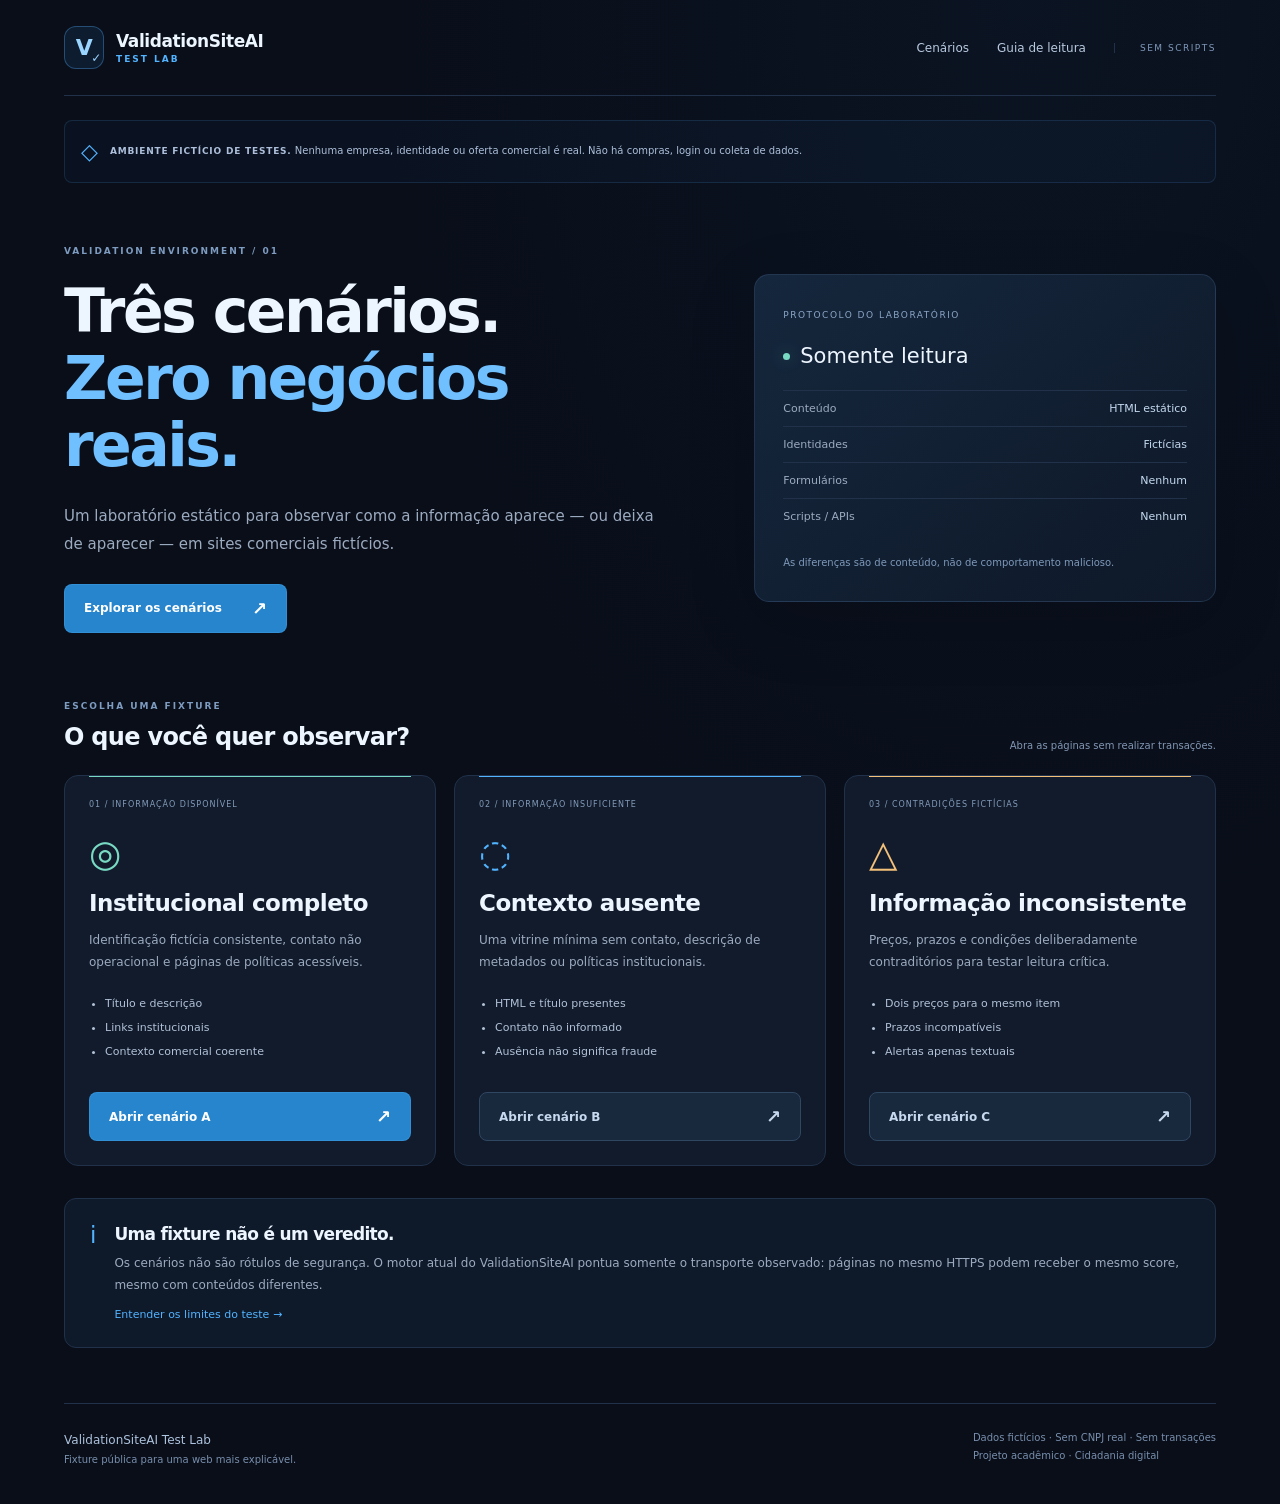
<file: index.html>
<!doctype html>
<html lang="pt-BR"><head><meta charset="utf-8"><meta name="viewport" content="width=device-width, initial-scale=1"><meta name="robots" content="noindex,nofollow"><meta name="referrer" content="no-referrer"><meta http-equiv="Content-Security-Policy" content="default-src 'none'; style-src 'self'; img-src 'self'; script-src 'none'; connect-src 'none'; form-action 'none'; base-uri 'none'; object-src 'none'"><meta name="description" content="Laboratório fictício com três cenários estáticos: institucional completo, informações insuficientes e inconsistências textuais."><title>Laboratório de sinais públicos | ValidationSiteAI Test Lab</title><link rel="stylesheet" href="styles.css"></head>
<body><a class="skip" href="#conteudo">Pular para o conteúdo</a>
<header><a class="brand" href="index.html"><span class="mark" aria-hidden="true">V<span>✓</span></span><span>ValidationSiteAI <small>TEST LAB</small></span></a><nav aria-label="Navegação do laboratório"><a href="index.html">Cenários</a><a href="guia.html">Guia de leitura</a><span class="offline-label">SEM SCRIPTS</span></nav></header>
<div class="fiction"><span aria-hidden="true">◇</span><p><strong>AMBIENTE FICTÍCIO DE TESTES.</strong> Nenhuma empresa, identidade ou oferta comercial é real. Não há compras, login ou coleta de dados.</p></div>
<main id="conteudo"><section class="hero"><div><p class="eyebrow">VALIDATION ENVIRONMENT / 01</p><h1>Três cenários.<br><span>Zero negócios reais.</span></h1><p class="lead">Um laboratório estático para observar como a informação aparece — ou deixa de aparecer — em sites comerciais fictícios.</p><a class="button" href="#cenarios">Explorar os cenários <span aria-hidden="true">↗</span></a></div><aside class="lab-panel"><span class="panel-label">PROTOCOLO DO LABORATÓRIO</span><div class="signal"><span class="signal-dot"></span><strong>Somente leitura</strong></div><dl><div><dt>Conteúdo</dt><dd>HTML estático</dd></div><div><dt>Identidades</dt><dd>Fictícias</dd></div><div><dt>Formulários</dt><dd>Nenhum</dd></div><div><dt>Scripts / APIs</dt><dd>Nenhum</dd></div></dl><p>As diferenças são de conteúdo, não de comportamento malicioso.</p></aside></section>
<section id="cenarios"><div class="section-title"><div><p class="eyebrow">ESCOLHA UMA FIXTURE</p><h2>O que você quer observar?</h2></div><span class="small-note">Abra as páginas sem realizar transações.</span></div><div class="scenario-grid">
<article class="scenario good"><span class="index">01 / INFORMAÇÃO DISPONÍVEL</span><span class="scenario-symbol" aria-hidden="true">◎</span><h3>Institucional completo</h3><p>Identificação fictícia consistente, contato não operacional e páginas de políticas acessíveis.</p><ul><li>Título e descrição</li><li>Links institucionais</li><li>Contexto comercial coerente</li></ul><a class="button" href="completo.html">Abrir cenário A <span aria-hidden="true">↗</span></a></article>
<article class="scenario neutral"><span class="index">02 / INFORMAÇÃO INSUFICIENTE</span><span class="scenario-symbol" aria-hidden="true">◌</span><h3>Contexto ausente</h3><p>Uma vitrine mínima sem contato, descrição de metadados ou políticas institucionais.</p><ul><li>HTML e título presentes</li><li>Contato não informado</li><li>Ausência não significa fraude</li></ul><a class="button outline" href="insuficiente.html">Abrir cenário B <span aria-hidden="true">↗</span></a></article>
<article class="scenario warning"><span class="index">03 / CONTRADIÇÕES FICTÍCIAS</span><span class="scenario-symbol" aria-hidden="true">△</span><h3>Informação inconsistente</h3><p>Preços, prazos e condições deliberadamente contraditórios para testar leitura crítica.</p><ul><li>Dois preços para o mesmo item</li><li>Prazos incompatíveis</li><li>Alertas apenas textuais</li></ul><a class="button outline" href="inconsistencias.html">Abrir cenário C <span aria-hidden="true">↗</span></a></article></div></section>
<section class="note"><span class="note-icon" aria-hidden="true">i</span><div><h2>Uma fixture não é um veredito.</h2><p>Os cenários não são rótulos de segurança. O motor atual do ValidationSiteAI pontua somente o transporte observado: páginas no mesmo HTTPS podem receber o mesmo score, mesmo com conteúdos diferentes.</p><a href="guia.html">Entender os limites do teste →</a></div></section></main>
<footer><p><strong>ValidationSiteAI Test Lab</strong><br>Fixture pública para uma web mais explicável.</p><p>Dados fictícios · Sem CNPJ real · Sem transações<br>Projeto acadêmico · Cidadania digital</p></footer></body></html>
</file>
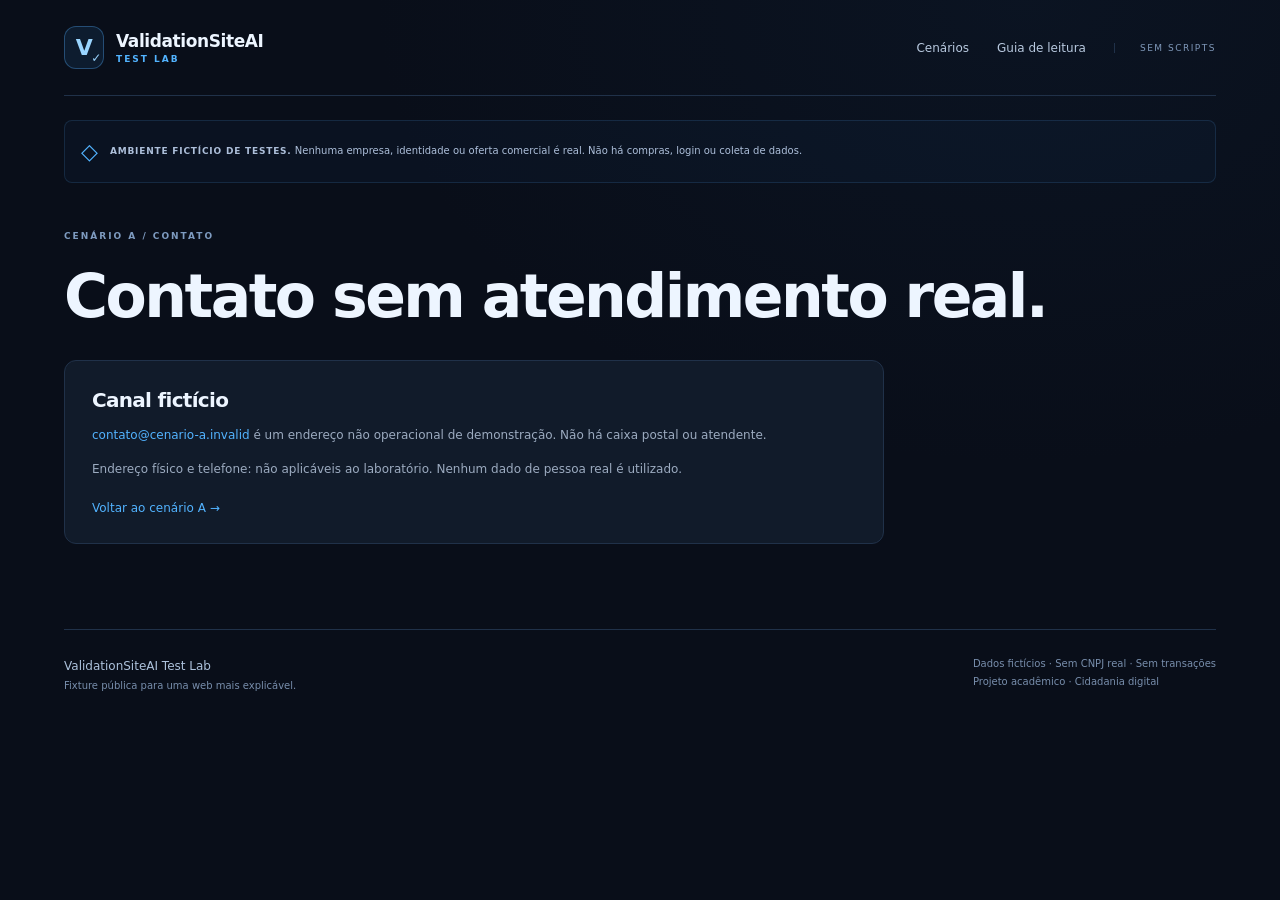
<file: a-contato.html>
<!doctype html>
<html lang="pt-BR"><head><meta charset="utf-8"><meta name="viewport" content="width=device-width, initial-scale=1"><meta name="robots" content="noindex,nofollow"><meta name="referrer" content="no-referrer"><meta http-equiv="Content-Security-Policy" content="default-src 'none'; style-src 'self'; img-src 'self'; script-src 'none'; connect-src 'none'; form-action 'none'; base-uri 'none'; object-src 'none'"><meta name="description" content="Canal de contato fictício e não operacional do cenário A."><title>Contato — cenário A | ValidationSiteAI Test Lab</title><link rel="stylesheet" href="styles.css"></head>
<body><a class="skip" href="#conteudo">Pular para o conteúdo</a>
<header><a class="brand" href="index.html"><span class="mark" aria-hidden="true">V<span>✓</span></span><span>ValidationSiteAI <small>TEST LAB</small></span></a><nav aria-label="Navegação do laboratório"><a href="index.html">Cenários</a><a href="guia.html">Guia de leitura</a><span class="offline-label">SEM SCRIPTS</span></nav></header>
<div class="fiction"><span aria-hidden="true">◇</span><p><strong>AMBIENTE FICTÍCIO DE TESTES.</strong> Nenhuma empresa, identidade ou oferta comercial é real. Não há compras, login ou coleta de dados.</p></div>
<main id="conteudo"><p class="eyebrow">CENÁRIO A / CONTATO</p><h1>Contato sem atendimento real.</h1><section class="card prose"><h2>Canal fictício</h2><p><a href="mailto:contato@cenario-a.invalid">contato@cenario-a.invalid</a> é um endereço não operacional de demonstração. Não há caixa postal ou atendente.</p><p>Endereço físico e telefone: não aplicáveis ao laboratório. Nenhum dado de pessoa real é utilizado.</p><a href="completo.html">Voltar ao cenário A →</a></section></main>
<footer><p><strong>ValidationSiteAI Test Lab</strong><br>Fixture pública para uma web mais explicável.</p><p>Dados fictícios · Sem CNPJ real · Sem transações<br>Projeto acadêmico · Cidadania digital</p></footer></body></html>
</file>
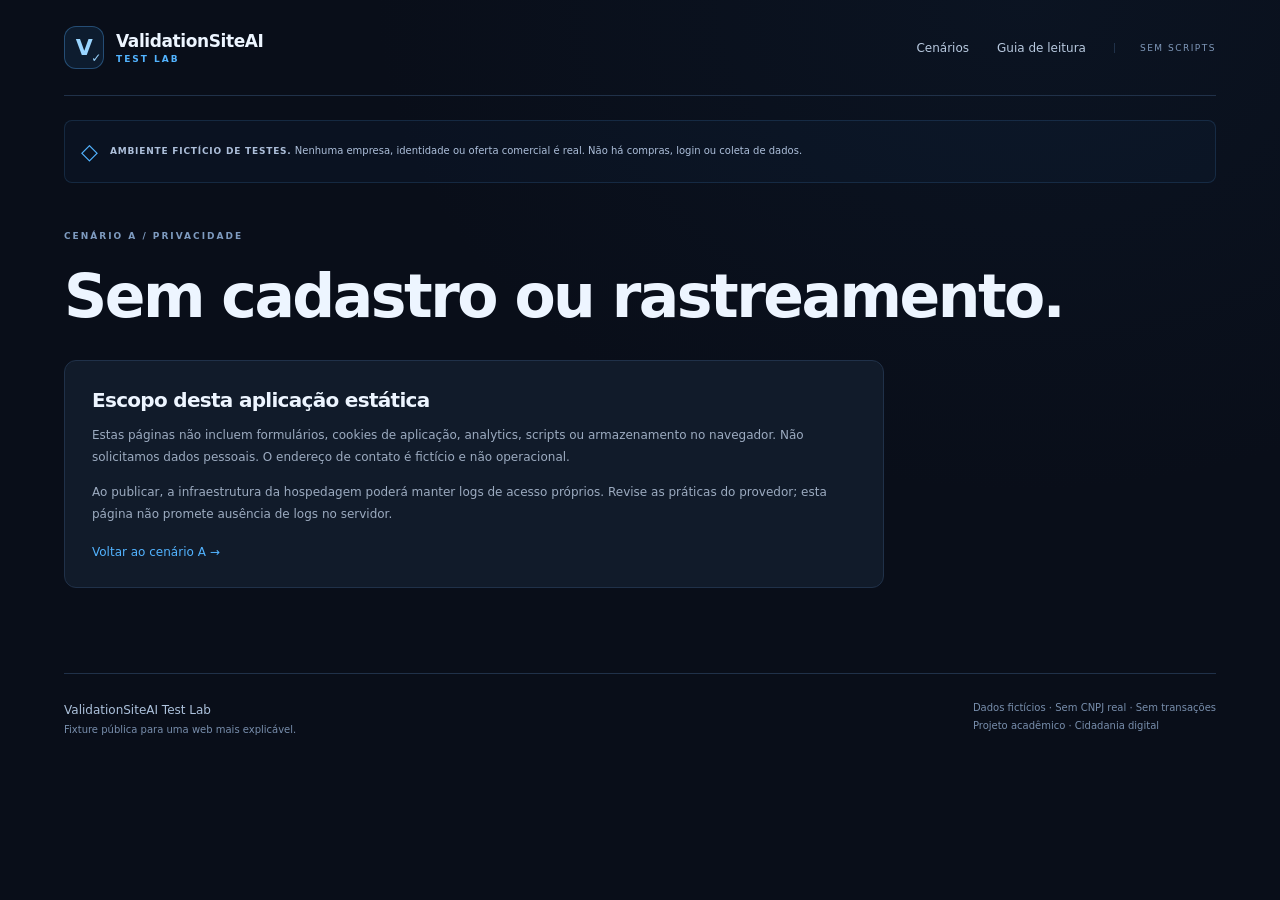
<file: a-privacidade.html>
<!doctype html>
<html lang="pt-BR"><head><meta charset="utf-8"><meta name="viewport" content="width=device-width, initial-scale=1"><meta name="robots" content="noindex,nofollow"><meta name="referrer" content="no-referrer"><meta http-equiv="Content-Security-Policy" content="default-src 'none'; style-src 'self'; img-src 'self'; script-src 'none'; connect-src 'none'; form-action 'none'; base-uri 'none'; object-src 'none'"><meta name="description" content="Informações demonstrativas sobre privacidade no cenário A, sem coleta pela aplicação."><title>Privacidade — cenário A | ValidationSiteAI Test Lab</title><link rel="stylesheet" href="styles.css"></head>
<body><a class="skip" href="#conteudo">Pular para o conteúdo</a>
<header><a class="brand" href="index.html"><span class="mark" aria-hidden="true">V<span>✓</span></span><span>ValidationSiteAI <small>TEST LAB</small></span></a><nav aria-label="Navegação do laboratório"><a href="index.html">Cenários</a><a href="guia.html">Guia de leitura</a><span class="offline-label">SEM SCRIPTS</span></nav></header>
<div class="fiction"><span aria-hidden="true">◇</span><p><strong>AMBIENTE FICTÍCIO DE TESTES.</strong> Nenhuma empresa, identidade ou oferta comercial é real. Não há compras, login ou coleta de dados.</p></div>
<main id="conteudo"><p class="eyebrow">CENÁRIO A / PRIVACIDADE</p><h1>Sem cadastro ou rastreamento.</h1><section class="card prose"><h2>Escopo desta aplicação estática</h2><p>Estas páginas não incluem formulários, cookies de aplicação, analytics, scripts ou armazenamento no navegador. Não solicitamos dados pessoais. O endereço de contato é fictício e não operacional.</p><p>Ao publicar, a infraestrutura da hospedagem poderá manter logs de acesso próprios. Revise as práticas do provedor; esta página não promete ausência de logs no servidor.</p><a href="completo.html">Voltar ao cenário A →</a></section></main>
<footer><p><strong>ValidationSiteAI Test Lab</strong><br>Fixture pública para uma web mais explicável.</p><p>Dados fictícios · Sem CNPJ real · Sem transações<br>Projeto acadêmico · Cidadania digital</p></footer></body></html>
</file>
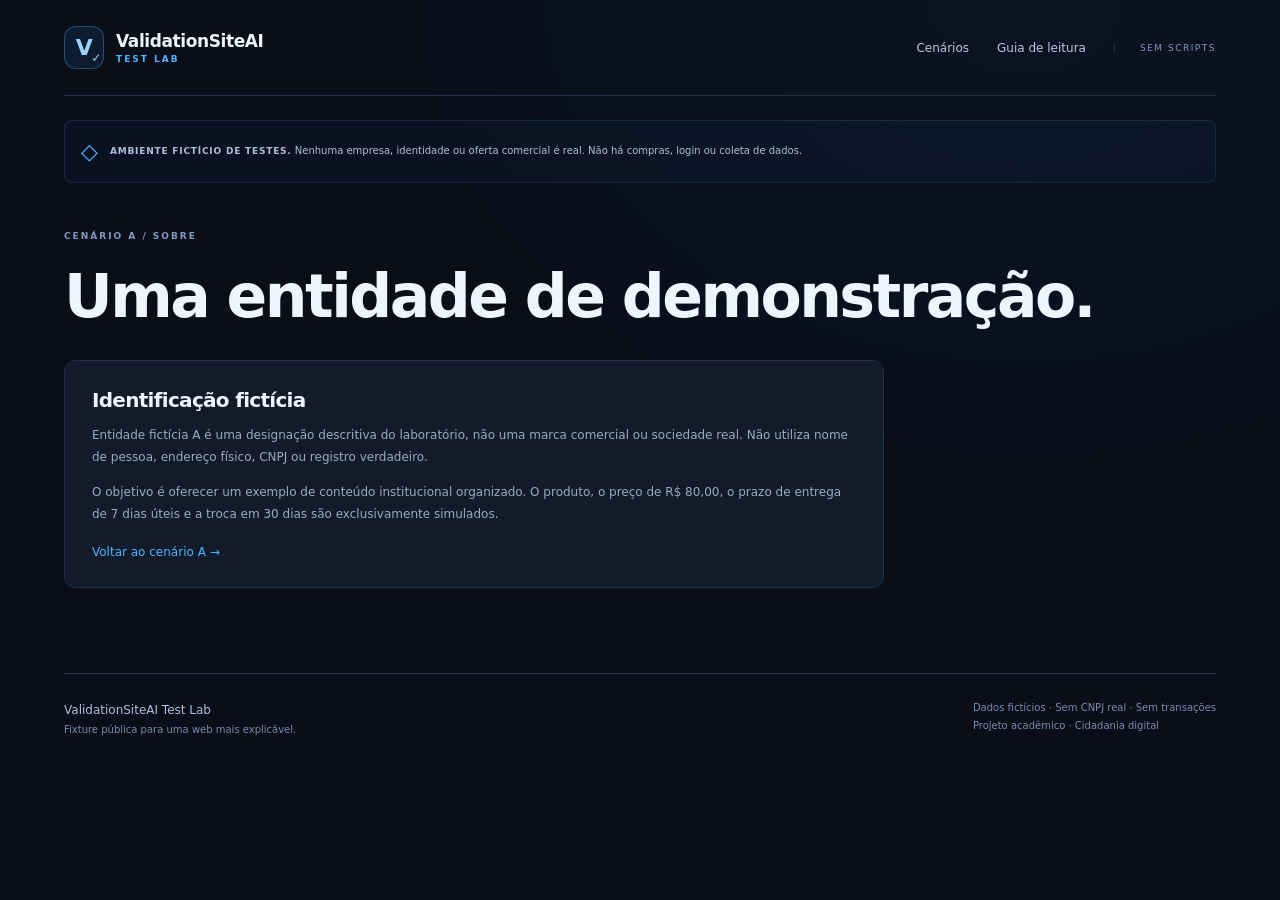
<file: a-sobre.html>
<!doctype html>
<html lang="pt-BR"><head><meta charset="utf-8"><meta name="viewport" content="width=device-width, initial-scale=1"><meta name="robots" content="noindex,nofollow"><meta name="referrer" content="no-referrer"><meta http-equiv="Content-Security-Policy" content="default-src 'none'; style-src 'self'; img-src 'self'; script-src 'none'; connect-src 'none'; form-action 'none'; base-uri 'none'; object-src 'none'"><meta name="description" content="Identificação exclusivamente fictícia do cenário A do laboratório."><title>Sobre — cenário A | ValidationSiteAI Test Lab</title><link rel="stylesheet" href="styles.css"></head>
<body><a class="skip" href="#conteudo">Pular para o conteúdo</a>
<header><a class="brand" href="index.html"><span class="mark" aria-hidden="true">V<span>✓</span></span><span>ValidationSiteAI <small>TEST LAB</small></span></a><nav aria-label="Navegação do laboratório"><a href="index.html">Cenários</a><a href="guia.html">Guia de leitura</a><span class="offline-label">SEM SCRIPTS</span></nav></header>
<div class="fiction"><span aria-hidden="true">◇</span><p><strong>AMBIENTE FICTÍCIO DE TESTES.</strong> Nenhuma empresa, identidade ou oferta comercial é real. Não há compras, login ou coleta de dados.</p></div>
<main id="conteudo"><p class="eyebrow">CENÁRIO A / SOBRE</p><h1>Uma entidade de demonstração.</h1><section class="card prose"><h2>Identificação fictícia</h2><p>Entidade fictícia A é uma designação descritiva do laboratório, não uma marca comercial ou sociedade real. Não utiliza nome de pessoa, endereço físico, CNPJ ou registro verdadeiro.</p><p>O objetivo é oferecer um exemplo de conteúdo institucional organizado. O produto, o preço de R$ 80,00, o prazo de entrega de 7 dias úteis e a troca em 30 dias são exclusivamente simulados.</p><a href="completo.html">Voltar ao cenário A →</a></section></main>
<footer><p><strong>ValidationSiteAI Test Lab</strong><br>Fixture pública para uma web mais explicável.</p><p>Dados fictícios · Sem CNPJ real · Sem transações<br>Projeto acadêmico · Cidadania digital</p></footer></body></html>
</file>
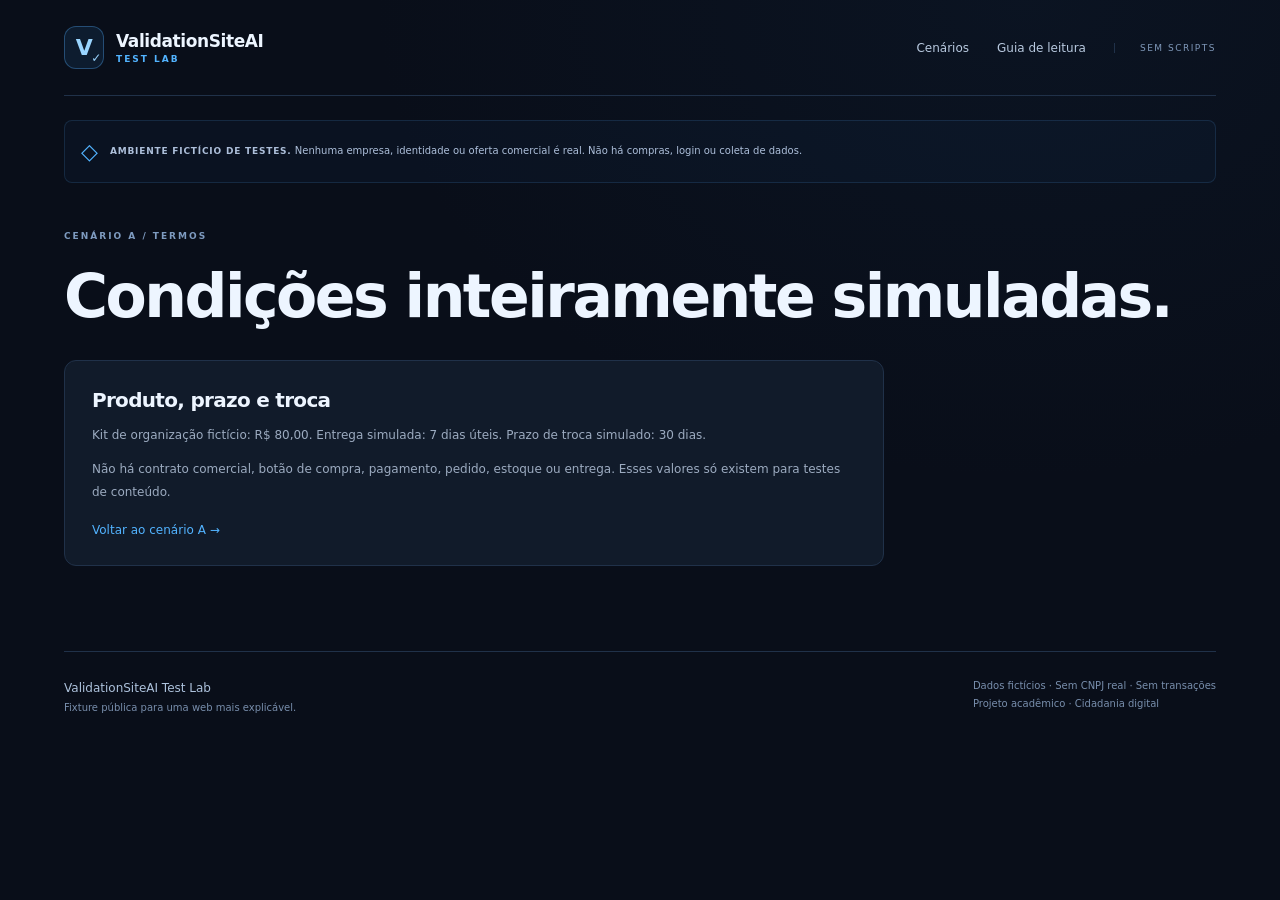
<file: a-termos.html>
<!doctype html>
<html lang="pt-BR"><head><meta charset="utf-8"><meta name="viewport" content="width=device-width, initial-scale=1"><meta name="robots" content="noindex,nofollow"><meta name="referrer" content="no-referrer"><meta http-equiv="Content-Security-Policy" content="default-src 'none'; style-src 'self'; img-src 'self'; script-src 'none'; connect-src 'none'; form-action 'none'; base-uri 'none'; object-src 'none'"><meta name="description" content="Termos fictícios consistentes com o cenário A: sem comércio real."><title>Termos — cenário A | ValidationSiteAI Test Lab</title><link rel="stylesheet" href="styles.css"></head>
<body><a class="skip" href="#conteudo">Pular para o conteúdo</a>
<header><a class="brand" href="index.html"><span class="mark" aria-hidden="true">V<span>✓</span></span><span>ValidationSiteAI <small>TEST LAB</small></span></a><nav aria-label="Navegação do laboratório"><a href="index.html">Cenários</a><a href="guia.html">Guia de leitura</a><span class="offline-label">SEM SCRIPTS</span></nav></header>
<div class="fiction"><span aria-hidden="true">◇</span><p><strong>AMBIENTE FICTÍCIO DE TESTES.</strong> Nenhuma empresa, identidade ou oferta comercial é real. Não há compras, login ou coleta de dados.</p></div>
<main id="conteudo"><p class="eyebrow">CENÁRIO A / TERMOS</p><h1>Condições inteiramente simuladas.</h1><section class="card prose"><h2>Produto, prazo e troca</h2><p>Kit de organização fictício: R$ 80,00. Entrega simulada: 7 dias úteis. Prazo de troca simulado: 30 dias.</p><p>Não há contrato comercial, botão de compra, pagamento, pedido, estoque ou entrega. Esses valores só existem para testes de conteúdo.</p><a href="completo.html">Voltar ao cenário A →</a></section></main>
<footer><p><strong>ValidationSiteAI Test Lab</strong><br>Fixture pública para uma web mais explicável.</p><p>Dados fictícios · Sem CNPJ real · Sem transações<br>Projeto acadêmico · Cidadania digital</p></footer></body></html>
</file>
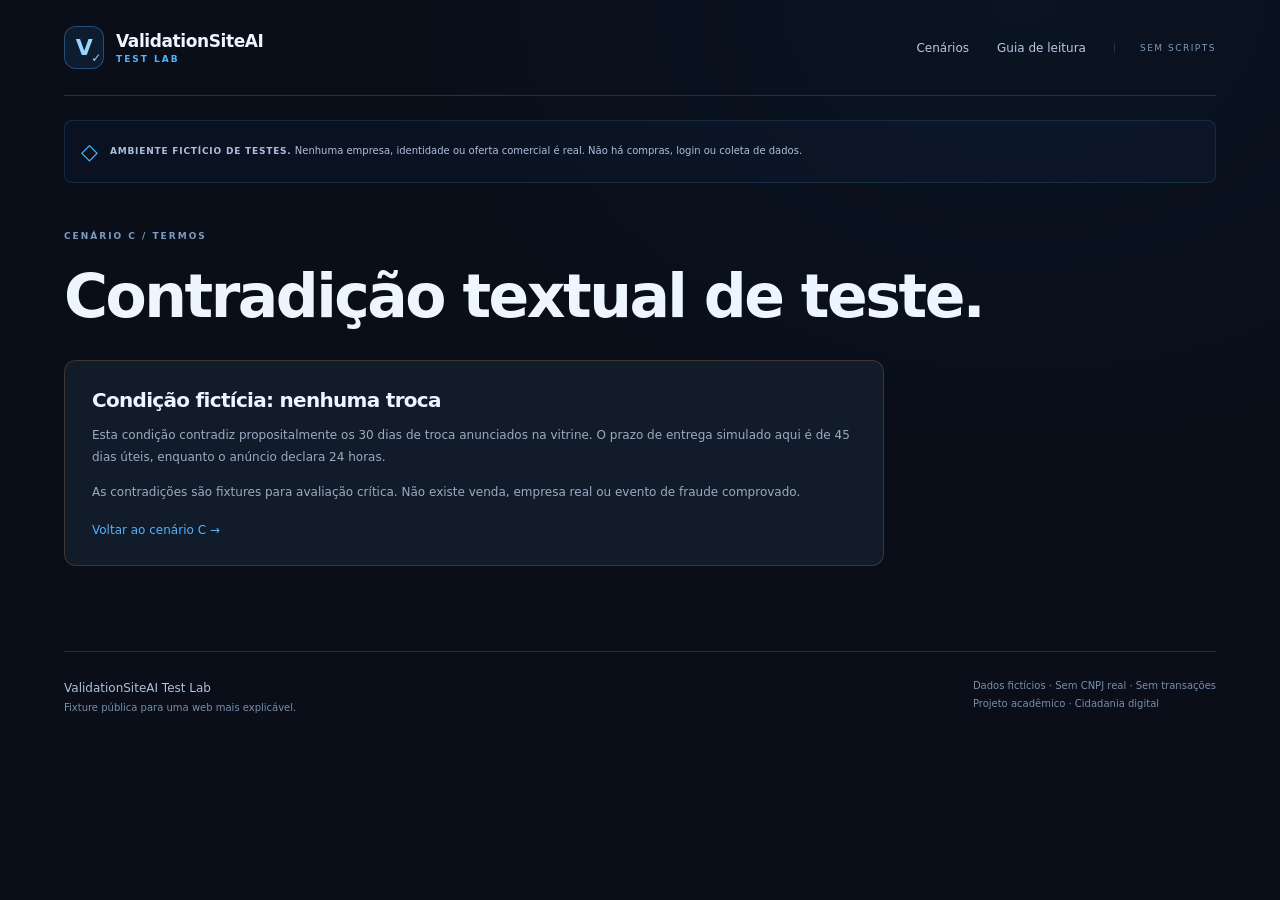
<file: c-termos.html>
<!doctype html>
<html lang="pt-BR"><head><meta charset="utf-8"><meta name="viewport" content="width=device-width, initial-scale=1"><meta name="robots" content="noindex,nofollow"><meta name="referrer" content="no-referrer"><meta http-equiv="Content-Security-Policy" content="default-src 'none'; style-src 'self'; img-src 'self'; script-src 'none'; connect-src 'none'; form-action 'none'; base-uri 'none'; object-src 'none'"><meta name="description" content="Termos fictícios intencionalmente incompatíveis com a vitrine do cenário C."><title>Termos contraditórios — cenário C | ValidationSiteAI Test Lab</title><link rel="stylesheet" href="styles.css"></head>
<body><a class="skip" href="#conteudo">Pular para o conteúdo</a>
<header><a class="brand" href="index.html"><span class="mark" aria-hidden="true">V<span>✓</span></span><span>ValidationSiteAI <small>TEST LAB</small></span></a><nav aria-label="Navegação do laboratório"><a href="index.html">Cenários</a><a href="guia.html">Guia de leitura</a><span class="offline-label">SEM SCRIPTS</span></nav></header>
<div class="fiction"><span aria-hidden="true">◇</span><p><strong>AMBIENTE FICTÍCIO DE TESTES.</strong> Nenhuma empresa, identidade ou oferta comercial é real. Não há compras, login ou coleta de dados.</p></div>
<main id="conteudo"><p class="eyebrow">CENÁRIO C / TERMOS</p><h1>Contradição textual de teste.</h1><section class="card prose warning-border"><h2>Condição fictícia: nenhuma troca</h2><p>Esta condição contradiz propositalmente os 30 dias de troca anunciados na vitrine. O prazo de entrega simulado aqui é de 45 dias úteis, enquanto o anúncio declara 24 horas.</p><p>As contradições são fixtures para avaliação crítica. Não existe venda, empresa real ou evento de fraude comprovado.</p><a href="inconsistencias.html">Voltar ao cenário C →</a></section></main>
<footer><p><strong>ValidationSiteAI Test Lab</strong><br>Fixture pública para uma web mais explicável.</p><p>Dados fictícios · Sem CNPJ real · Sem transações<br>Projeto acadêmico · Cidadania digital</p></footer></body></html>
</file>
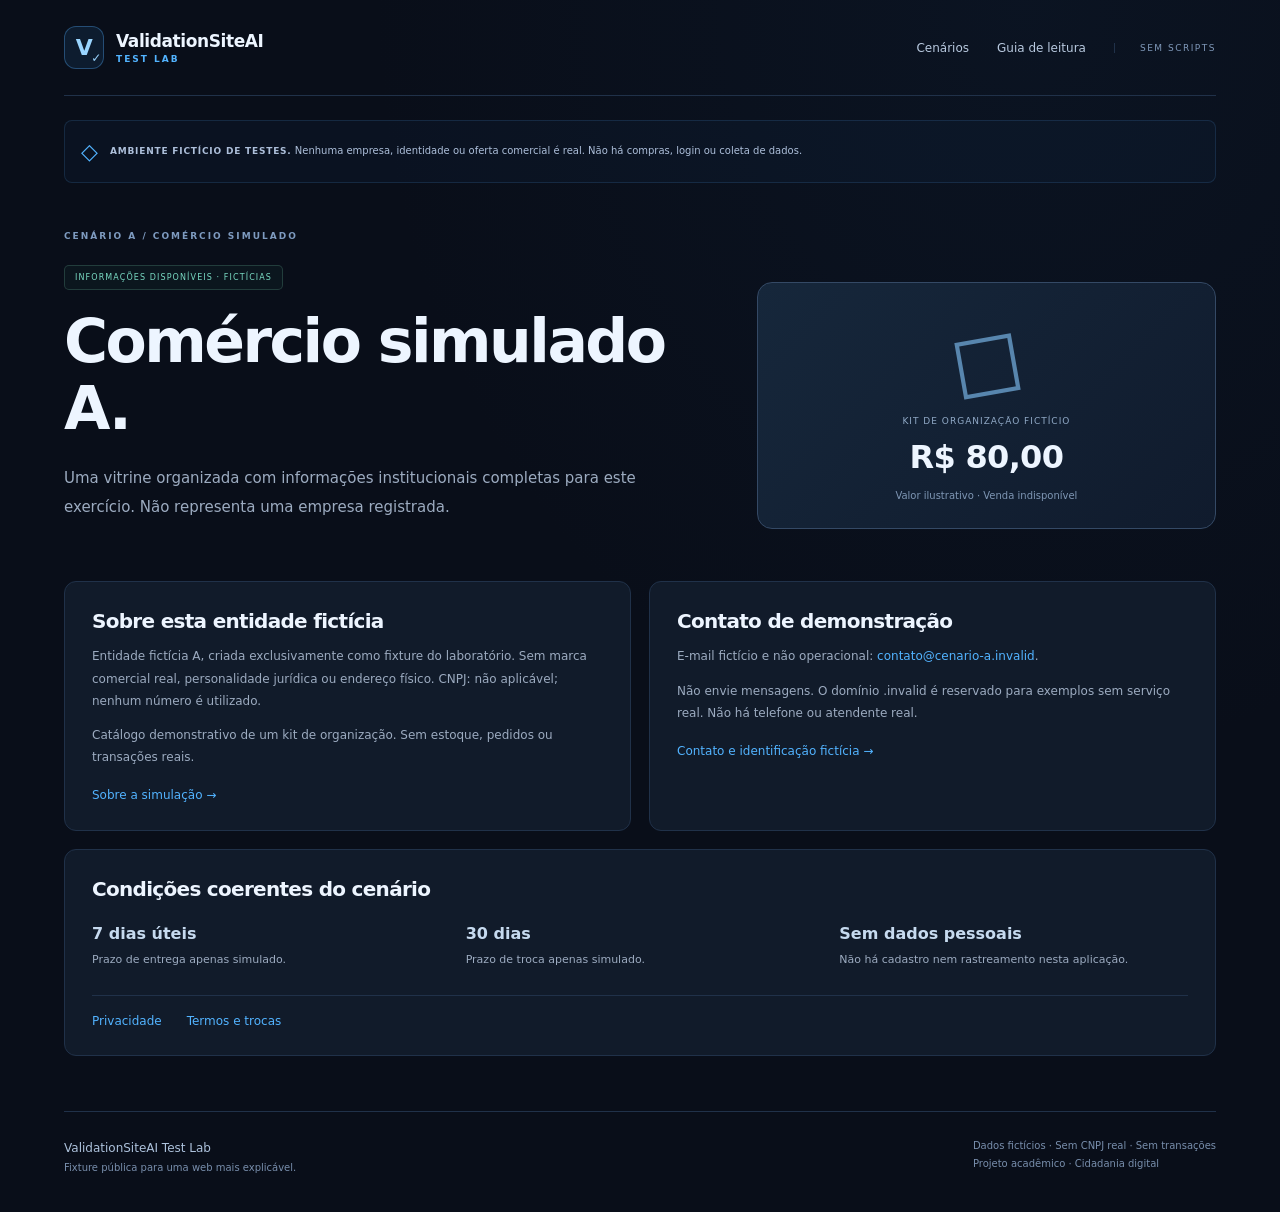
<file: completo.html>
<!doctype html>
<html lang="pt-BR"><head><meta charset="utf-8"><meta name="viewport" content="width=device-width, initial-scale=1"><meta name="robots" content="noindex,nofollow"><meta name="referrer" content="no-referrer"><meta http-equiv="Content-Security-Policy" content="default-src 'none'; style-src 'self'; img-src 'self'; script-src 'none'; connect-src 'none'; form-action 'none'; base-uri 'none'; object-src 'none'"><meta name="description" content="Cenário fictício A: informações institucionais consistentes, políticas simuladas e contato não operacional."><title>Cenário A — institucional completo | ValidationSiteAI Test Lab</title><link rel="stylesheet" href="styles.css"></head>
<body><a class="skip" href="#conteudo">Pular para o conteúdo</a>
<header><a class="brand" href="index.html"><span class="mark" aria-hidden="true">V<span>✓</span></span><span>ValidationSiteAI <small>TEST LAB</small></span></a><nav aria-label="Navegação do laboratório"><a href="index.html">Cenários</a><a href="guia.html">Guia de leitura</a><span class="offline-label">SEM SCRIPTS</span></nav></header>
<div class="fiction"><span aria-hidden="true">◇</span><p><strong>AMBIENTE FICTÍCIO DE TESTES.</strong> Nenhuma empresa, identidade ou oferta comercial é real. Não há compras, login ou coleta de dados.</p></div>
<main id="conteudo"><p class="eyebrow">CENÁRIO A / COMÉRCIO SIMULADO</p><section class="page-hero"><div><span class="pill good">INFORMAÇÕES DISPONÍVEIS · FICTÍCIAS</span><h1>Comércio simulado A.</h1><p class="lead">Uma vitrine organizada com informações institucionais completas para este exercício. Não representa uma empresa registrada.</p></div><div class="product"><span class="product-shape" aria-hidden="true">□</span><p>KIT DE ORGANIZAÇÃO FICTÍCIO</p><h2>R$ 80,00</h2><span>Valor ilustrativo · Venda indisponível</span></div></section>
<div class="content-grid"><section class="card"><h2>Sobre esta entidade fictícia</h2><p>Entidade fictícia A, criada exclusivamente como fixture do laboratório. Sem marca comercial real, personalidade jurídica ou endereço físico. CNPJ: não aplicável; nenhum número é utilizado.</p><p>Catálogo demonstrativo de um kit de organização. Sem estoque, pedidos ou transações reais.</p><a href="a-sobre.html">Sobre a simulação →</a></section><section class="card"><h2>Contato de demonstração</h2><p>E-mail fictício e não operacional: <a href="mailto:contato@cenario-a.invalid">contato@cenario-a.invalid</a>.</p><p>Não envie mensagens. O domínio .invalid é reservado para exemplos sem serviço real. Não há telefone ou atendente real.</p><a href="a-contato.html">Contato e identificação fictícia →</a></section></div>
<section class="card"><h2>Condições coerentes do cenário</h2><div class="facts"><div><strong>7 dias úteis</strong><p>Prazo de entrega apenas simulado.</p></div><div><strong>30 dias</strong><p>Prazo de troca apenas simulado.</p></div><div><strong>Sem dados pessoais</strong><p>Não há cadastro nem rastreamento nesta aplicação.</p></div></div><div class="text-links"><a href="a-privacidade.html">Privacidade</a><a href="a-termos.html">Termos e trocas</a></div></section></main>
<footer><p><strong>ValidationSiteAI Test Lab</strong><br>Fixture pública para uma web mais explicável.</p><p>Dados fictícios · Sem CNPJ real · Sem transações<br>Projeto acadêmico · Cidadania digital</p></footer></body></html>
</file>
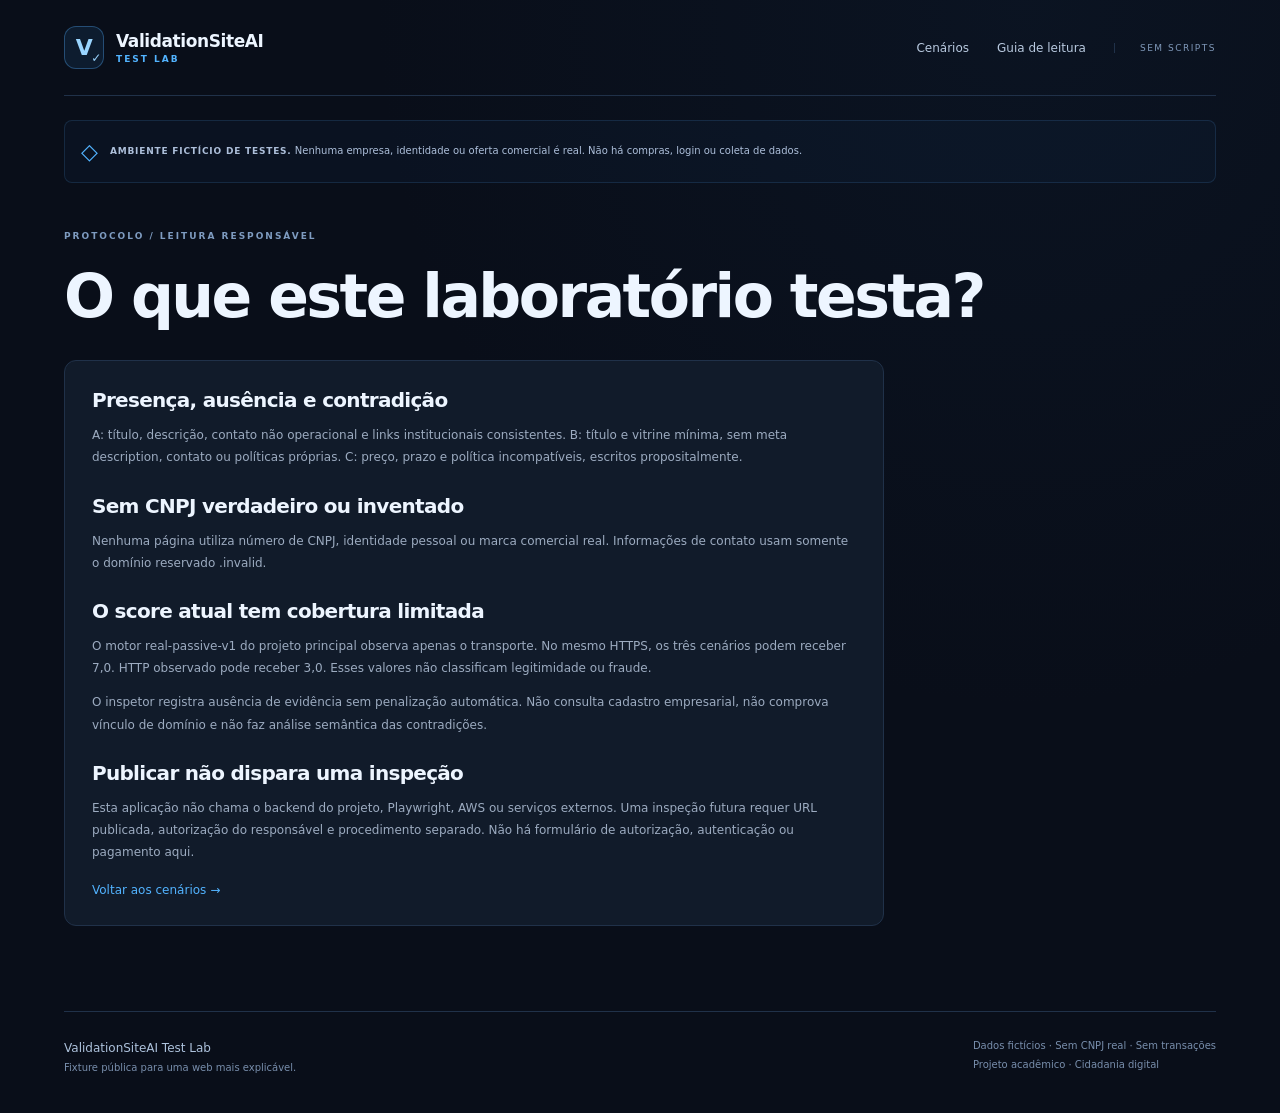
<file: guia.html>
<!doctype html>
<html lang="pt-BR"><head><meta charset="utf-8"><meta name="viewport" content="width=device-width, initial-scale=1"><meta name="robots" content="noindex,nofollow"><meta name="referrer" content="no-referrer"><meta http-equiv="Content-Security-Policy" content="default-src 'none'; style-src 'self'; img-src 'self'; script-src 'none'; connect-src 'none'; form-action 'none'; base-uri 'none'; object-src 'none'"><meta name="description" content="Guia de interpretação das fixtures fictícias e limites do score de transporte."><title>Guia de leitura | ValidationSiteAI Test Lab</title><link rel="stylesheet" href="styles.css"></head>
<body><a class="skip" href="#conteudo">Pular para o conteúdo</a>
<header><a class="brand" href="index.html"><span class="mark" aria-hidden="true">V<span>✓</span></span><span>ValidationSiteAI <small>TEST LAB</small></span></a><nav aria-label="Navegação do laboratório"><a href="index.html">Cenários</a><a href="guia.html">Guia de leitura</a><span class="offline-label">SEM SCRIPTS</span></nav></header>
<div class="fiction"><span aria-hidden="true">◇</span><p><strong>AMBIENTE FICTÍCIO DE TESTES.</strong> Nenhuma empresa, identidade ou oferta comercial é real. Não há compras, login ou coleta de dados.</p></div>
<main id="conteudo"><p class="eyebrow">PROTOCOLO / LEITURA RESPONSÁVEL</p><h1>O que este laboratório testa?</h1><section class="card prose"><h2>Presença, ausência e contradição</h2><p>A: título, descrição, contato não operacional e links institucionais consistentes. B: título e vitrine mínima, sem meta description, contato ou políticas próprias. C: preço, prazo e política incompatíveis, escritos propositalmente.</p><h2>Sem CNPJ verdadeiro ou inventado</h2><p>Nenhuma página utiliza número de CNPJ, identidade pessoal ou marca comercial real. Informações de contato usam somente o domínio reservado .invalid.</p><h2>O score atual tem cobertura limitada</h2><p>O motor real-passive-v1 do projeto principal observa apenas o transporte. No mesmo HTTPS, os três cenários podem receber 7,0. HTTP observado pode receber 3,0. Esses valores não classificam legitimidade ou fraude.</p><p>O inspetor registra ausência de evidência sem penalização automática. Não consulta cadastro empresarial, não comprova vínculo de domínio e não faz análise semântica das contradições.</p><h2>Publicar não dispara uma inspeção</h2><p>Esta aplicação não chama o backend do projeto, Playwright, AWS ou serviços externos. Uma inspeção futura requer URL publicada, autorização do responsável e procedimento separado. Não há formulário de autorização, autenticação ou pagamento aqui.</p><a href="index.html">Voltar aos cenários →</a></section></main>
<footer><p><strong>ValidationSiteAI Test Lab</strong><br>Fixture pública para uma web mais explicável.</p><p>Dados fictícios · Sem CNPJ real · Sem transações<br>Projeto acadêmico · Cidadania digital</p></footer></body></html>
</file>
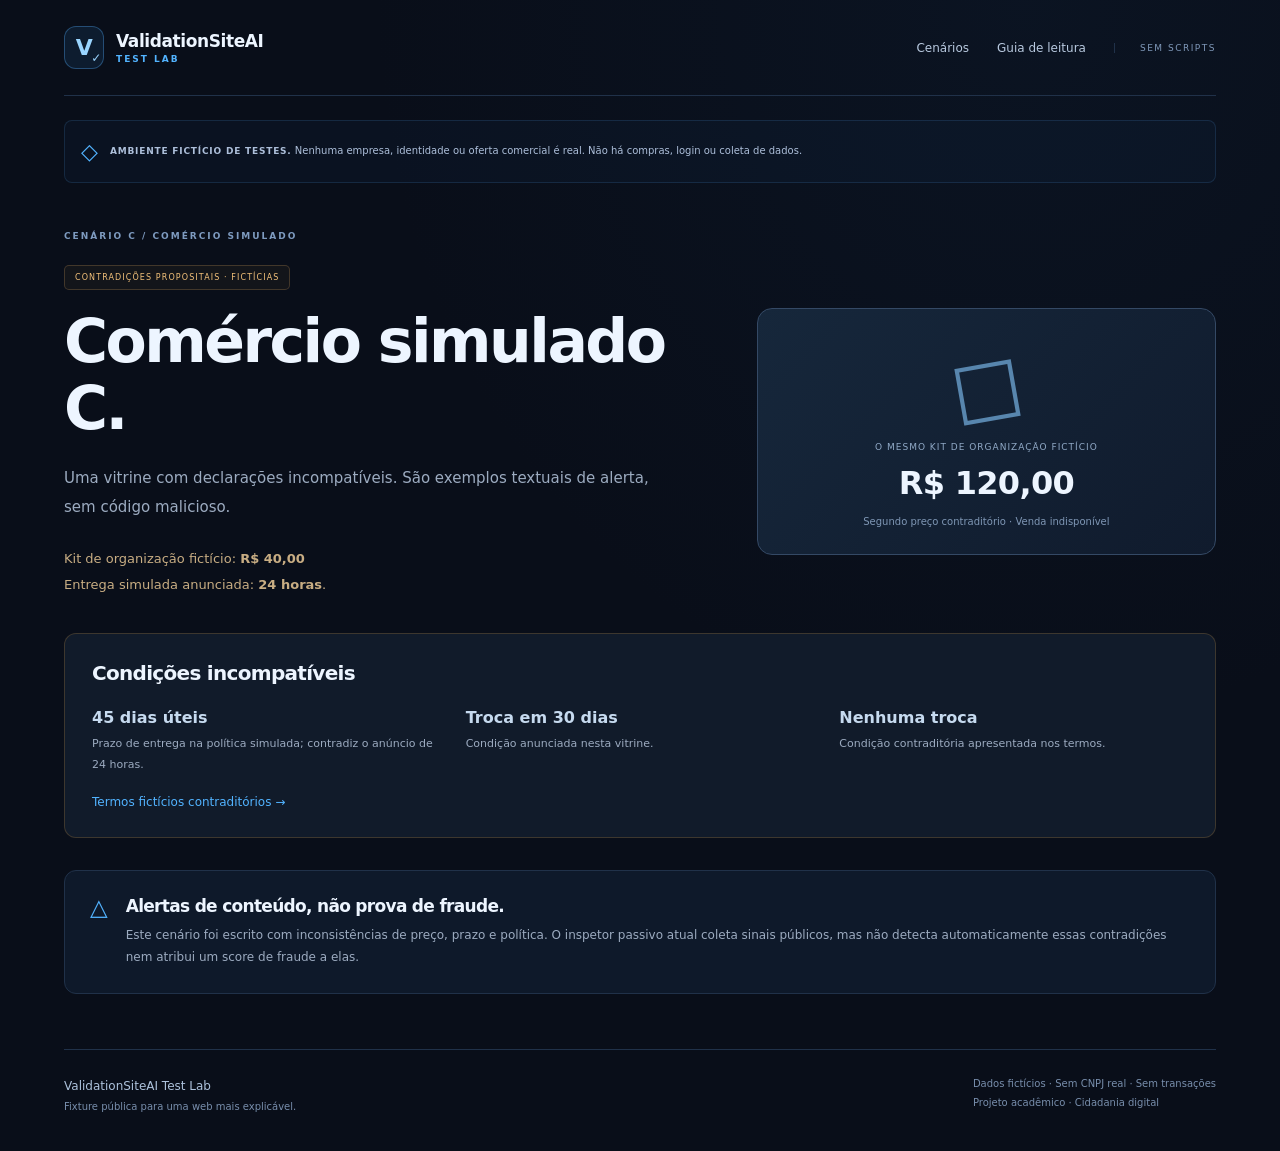
<file: inconsistencias.html>
<!doctype html>
<html lang="pt-BR"><head><meta charset="utf-8"><meta name="viewport" content="width=device-width, initial-scale=1"><meta name="robots" content="noindex,nofollow"><meta name="referrer" content="no-referrer"><meta http-equiv="Content-Security-Policy" content="default-src 'none'; style-src 'self'; img-src 'self'; script-src 'none'; connect-src 'none'; form-action 'none'; base-uri 'none'; object-src 'none'"><meta name="description" content="Cenário fictício C: preços, prazos e condições contraditórios para leitura crítica, sem transações reais."><title>Cenário C — inconsistências fictícias | ValidationSiteAI Test Lab</title><link rel="stylesheet" href="styles.css"></head>
<body><a class="skip" href="#conteudo">Pular para o conteúdo</a>
<header><a class="brand" href="index.html"><span class="mark" aria-hidden="true">V<span>✓</span></span><span>ValidationSiteAI <small>TEST LAB</small></span></a><nav aria-label="Navegação do laboratório"><a href="index.html">Cenários</a><a href="guia.html">Guia de leitura</a><span class="offline-label">SEM SCRIPTS</span></nav></header>
<div class="fiction"><span aria-hidden="true">◇</span><p><strong>AMBIENTE FICTÍCIO DE TESTES.</strong> Nenhuma empresa, identidade ou oferta comercial é real. Não há compras, login ou coleta de dados.</p></div>
<main id="conteudo"><p class="eyebrow">CENÁRIO C / COMÉRCIO SIMULADO</p><section class="page-hero"><div><span class="pill warning">CONTRADIÇÕES PROPOSITAIS · FICTÍCIAS</span><h1>Comércio simulado C.</h1><p class="lead">Uma vitrine com declarações incompatíveis. São exemplos textuais de alerta, sem código malicioso.</p><p class="offer">Kit de organização fictício: <strong>R$ 40,00</strong><br>Entrega simulada anunciada: <strong>24 horas</strong>.</p></div><div class="product"><span class="product-shape" aria-hidden="true">□</span><p>O MESMO KIT DE ORGANIZAÇÃO FICTÍCIO</p><h2>R$ 120,00</h2><span>Segundo preço contraditório · Venda indisponível</span></div></section>
<section class="card warning-border"><h2>Condições incompatíveis</h2><div class="facts"><div><strong>45 dias úteis</strong><p>Prazo de entrega na política simulada; contradiz o anúncio de 24 horas.</p></div><div><strong>Troca em 30 dias</strong><p>Condição anunciada nesta vitrine.</p></div><div><strong>Nenhuma troca</strong><p>Condição contraditória apresentada nos termos.</p></div></div><a href="c-termos.html">Termos fictícios contraditórios →</a></section>
<section class="note"><span class="note-icon" aria-hidden="true">△</span><div><h2>Alertas de conteúdo, não prova de fraude.</h2><p>Este cenário foi escrito com inconsistências de preço, prazo e política. O inspetor passivo atual coleta sinais públicos, mas não detecta automaticamente essas contradições nem atribui um score de fraude a elas.</p></div></section></main>
<footer><p><strong>ValidationSiteAI Test Lab</strong><br>Fixture pública para uma web mais explicável.</p><p>Dados fictícios · Sem CNPJ real · Sem transações<br>Projeto acadêmico · Cidadania digital</p></footer></body></html>
</file>
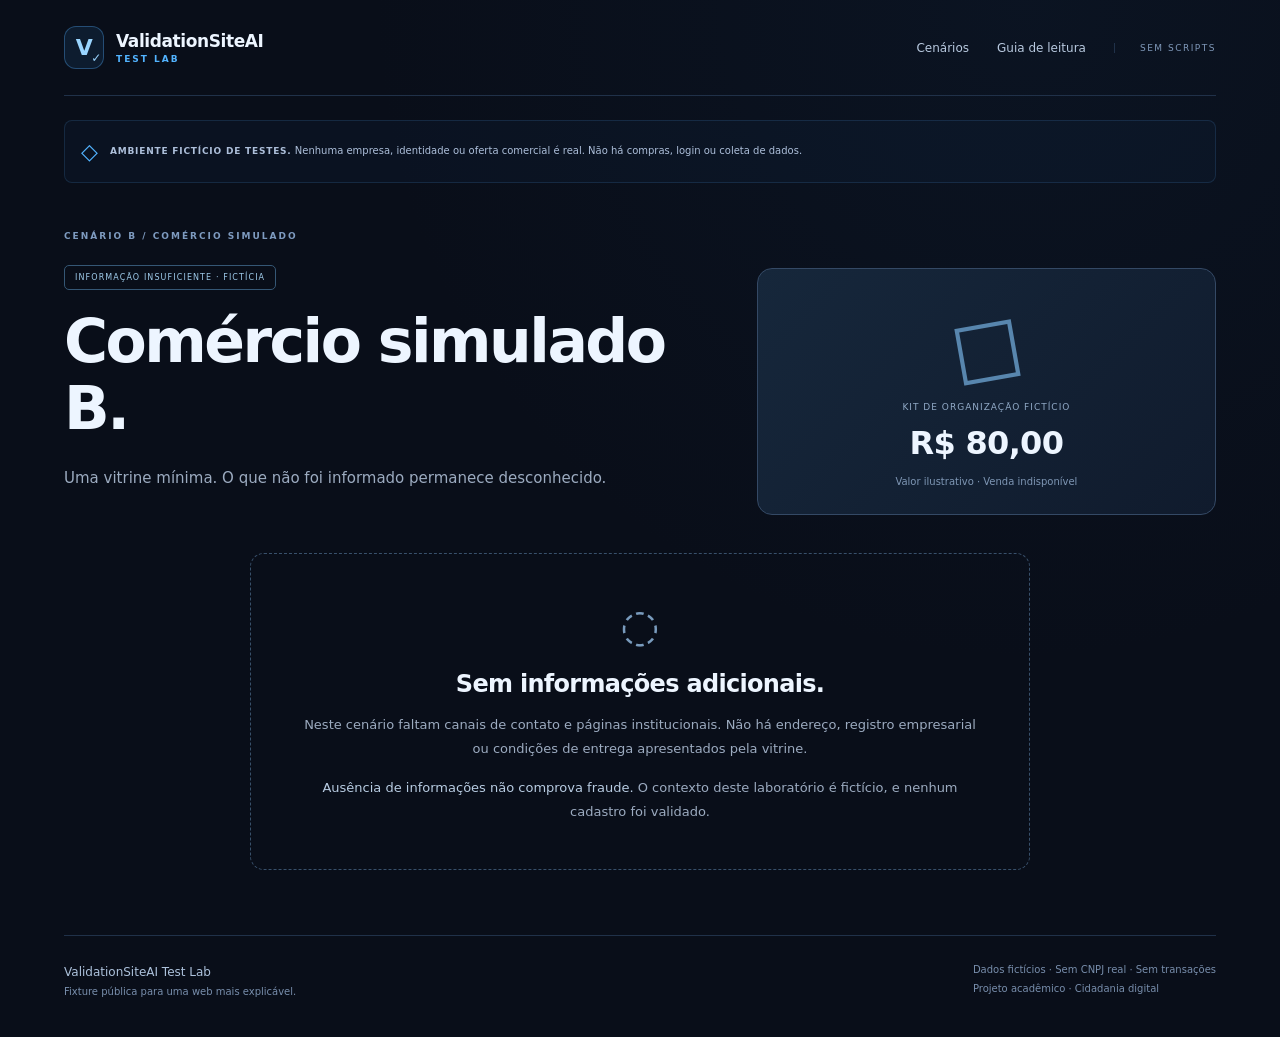
<file: insuficiente.html>
<!doctype html>
<html lang="pt-BR"><head><meta charset="utf-8"><meta name="viewport" content="width=device-width, initial-scale=1"><meta name="robots" content="noindex,nofollow"><meta name="referrer" content="no-referrer"><meta http-equiv="Content-Security-Policy" content="default-src 'none'; style-src 'self'; img-src 'self'; script-src 'none'; connect-src 'none'; form-action 'none'; base-uri 'none'; object-src 'none'"><title>Cenário B — informações insuficientes | ValidationSiteAI Test Lab</title><link rel="stylesheet" href="styles.css"></head>
<body><a class="skip" href="#conteudo">Pular para o conteúdo</a>
<header><a class="brand" href="index.html"><span class="mark" aria-hidden="true">V<span>✓</span></span><span>ValidationSiteAI <small>TEST LAB</small></span></a><nav aria-label="Navegação do laboratório"><a href="index.html">Cenários</a><a href="guia.html">Guia de leitura</a><span class="offline-label">SEM SCRIPTS</span></nav></header>
<div class="fiction"><span aria-hidden="true">◇</span><p><strong>AMBIENTE FICTÍCIO DE TESTES.</strong> Nenhuma empresa, identidade ou oferta comercial é real. Não há compras, login ou coleta de dados.</p></div>
<main id="conteudo"><p class="eyebrow">CENÁRIO B / COMÉRCIO SIMULADO</p><section class="page-hero"><div><span class="pill neutral">INFORMAÇÃO INSUFICIENTE · FICTÍCIA</span><h1>Comércio simulado B.</h1><p class="lead">Uma vitrine mínima. O que não foi informado permanece desconhecido.</p></div><div class="product"><span class="product-shape" aria-hidden="true">□</span><p>KIT DE ORGANIZAÇÃO FICTÍCIO</p><h2>R$ 80,00</h2><span>Valor ilustrativo · Venda indisponível</span></div></section>
<section class="empty-state"><span aria-hidden="true">◌</span><h2>Sem informações adicionais.</h2><p>Neste cenário faltam canais de contato e páginas institucionais. Não há endereço, registro empresarial ou condições de entrega apresentados pela vitrine.</p><p><strong>Ausência de informações não comprova fraude.</strong> O contexto deste laboratório é fictício, e nenhum cadastro foi validado.</p></section></main>
<footer><p><strong>ValidationSiteAI Test Lab</strong><br>Fixture pública para uma web mais explicável.</p><p>Dados fictícios · Sem CNPJ real · Sem transações<br>Projeto acadêmico · Cidadania digital</p></footer></body></html>
</file>
<file: styles.css>
:root{color-scheme:dark;--bg:#090e19;--card:#111b2c;--line:#203149;--blue:#52b3ff;--text:#edf5ff;--muted:#9cabc0;--green:#79dac3;--amber:#f3c17a;font-family:Inter,ui-sans-serif,system-ui,-apple-system,BlinkMacSystemFont,"Segoe UI",sans-serif;background:var(--bg);color:var(--text)}*{box-sizing:border-box}html{scroll-behavior:smooth}body{margin:0;background:radial-gradient(ellipse at 80% 0,#122a4633,transparent 45%)}a{color:var(--blue);text-decoration:none}a:hover{text-decoration:underline}a:focus-visible{outline:2px solid var(--blue);outline-offset:5px}header,main,footer,.fiction{width:min(1200px,90%);margin:auto}header{height:96px;display:flex;align-items:center;justify-content:space-between;border-bottom:1px solid var(--line)}.brand{display:flex;gap:12px;align-items:center;color:var(--text);font-size:17px;font-weight:700;letter-spacing:-.4px}.brand small{display:block;font-size:9px;letter-spacing:2px;color:var(--blue);margin-top:3px}.mark{position:relative;font-size:22px;width:40px;height:43px;display:grid;place-items:center;border:1px solid #438dcf70;background:#14325166;border-radius:12px;color:#9ad5ff}.mark span{position:absolute;right:2px;bottom:3px;font-size:12px}nav{display:flex;align-items:center;gap:28px;font-size:12px}nav>a{color:#b8c9df}.offline-label{font-size:9px;letter-spacing:1.5px;border-left:1px solid var(--line);padding-left:25px;color:#7f98b9}.fiction{display:flex;align-items:center;gap:12px;margin-top:24px;padding:12px 16px;border:1px solid #427bb339;border-radius:8px;background:#19335027;font-size:10px;color:#adbfda;line-height:1.7}.fiction>span{font-size:22px;color:var(--blue)}.fiction p{margin:0}.fiction strong{font-size:9px;letter-spacing:.8px}main{padding:45px 0 55px}h1,h2,h3,p{margin:0}h1{font-size:clamp(36px,4.7vw,60px);font-weight:620;letter-spacing:-2.5px;line-height:1.12;margin:18px 0 22px}h1 span{color:#70bfff}h2{font-size:24px;font-weight:600;letter-spacing:-.7px}h3{font-size:23px;letter-spacing:-.5px;font-weight:600}p{line-height:1.85}.hero{display:grid;grid-template-columns:1.3fr 1fr;gap:90px;align-items:center;padding:15px 0 65px}.eyebrow{font-size:9px;letter-spacing:2px;font-weight:650;color:#7e9bc0}.lead{color:var(--muted);font-size:15px;max-width:600px;line-height:1.9;margin-bottom:25px}.button{display:inline-flex;align-items:center;justify-content:space-between;gap:30px;border-radius:8px;background:#2685cd;color:white;padding:13px 19px;font-size:12px;font-weight:600;border:1px solid #4ba5e755}.button:hover{background:#3196de;text-decoration:none}.button span{font-size:18px}.button.outline{background:#18283d;border-color:#304762;color:#c6d9ee}.button.outline:hover{background:#20334c}.lab-panel{background:linear-gradient(140deg,#15273d,#0e1828);border:1px solid #3c587a66;border-radius:15px;padding:28px;box-shadow:0 20px 70px #0002}.panel-label{font-size:9px;letter-spacing:1.5px;color:#8ba6c6}.signal{display:flex;align-items:center;gap:10px;margin:22px 0}.signal strong{font-size:21px;font-weight:500}.signal-dot{width:7px;height:7px;background:var(--green);box-shadow:0 0 16px #6ae7cb55;border-radius:50%}dl{margin:0}dl>div{display:flex;justify-content:space-between;padding:11px 0;border-top:1px solid var(--line);font-size:11px}dt{color:var(--muted)}dd{margin:0;color:#c4d9ef}.lab-panel>p{font-size:10px;color:#7e99b9;margin-top:20px}.section-title{display:flex;align-items:end;justify-content:space-between;gap:20px;margin-bottom:24px}.section-title h2{margin-top:9px}.small-note{font-size:10px;color:#8297b4}.scenario-grid{display:grid;grid-template-columns:repeat(3,1fr);gap:18px}.scenario{border:1px solid var(--line);border-radius:14px;background:var(--card);padding:24px;display:flex;flex-direction:column;align-items:flex-start;position:relative;overflow:hidden}.scenario:before{content:'';position:absolute;top:0;left:24px;right:24px;height:1px;background:var(--blue)}.scenario.good:before{background:var(--green)}.scenario.warning:before{background:var(--amber)}.index{font-size:8px;letter-spacing:1px;color:#839bb9}.scenario-symbol{font-size:37px;line-height:1;margin:26px 0 18px;color:var(--blue)}.good .scenario-symbol{color:var(--green)}.warning .scenario-symbol{color:var(--amber)}.scenario p{font-size:12px;color:var(--muted);margin-top:13px}.scenario ul{padding-left:16px;font-size:11px;color:#b1c1d7;line-height:2.2;margin:18px 0 28px}.scenario .button{width:100%;margin-top:auto}.note{display:flex;align-items:flex-start;gap:18px;border:1px solid var(--line);border-radius:12px;background:#0e192a;margin-top:32px;padding:25px}.note-icon{color:var(--blue);font-size:23px;line-height:1}.note h2{font-size:17px}.note p{font-size:12px;color:var(--muted);margin-top:8px}.note a{display:inline-block;font-size:11px;margin-top:11px}footer{border-top:1px solid var(--line);display:flex;justify-content:space-between;gap:25px;padding:25px 0 35px;font-size:10px;color:#788eac}footer strong{color:#adc2dc;font-size:12px;font-weight:500}.page-hero{display:grid;grid-template-columns:1.4fr 1fr;gap:50px;align-items:center;margin:20px 0 35px}.pill{display:inline-block;font-size:8px;letter-spacing:1.1px;padding:7px 10px;border:1px solid #355775;border-radius:5px;color:#9fcbea}.pill.good{color:var(--green);border-color:#46786a66;background:#244e4422}.pill.warning{color:var(--amber);border-color:#8a6c4366;background:#58432b22}.product{padding:25px;background:linear-gradient(135deg,#16273b,#101b2d);border:1px solid #344965;border-radius:15px;text-align:center}.product-shape{display:block;color:#5886ae;font-size:75px;line-height:1.4;transform:rotate(-10deg)}.product p{font-size:9px;color:#91aac7;letter-spacing:1px}.product h2{font-size:32px;margin:8px 0}.product>span:last-child{font-size:10px;color:#7f97b5}.content-grid{display:grid;grid-template-columns:1fr 1fr;gap:18px;margin-bottom:18px}.card{padding:27px;border:1px solid var(--line);background:#111b2a;border-radius:12px}.card h2{font-size:20px}.card p{font-size:12px;color:var(--muted);margin:12px 0}.card>a{font-size:12px;display:inline-block;margin-top:8px}.facts{display:grid;grid-template-columns:repeat(3,1fr);gap:25px;margin-top:23px}.facts strong{font-size:16px;font-weight:550;color:#c6daef}.facts p{margin-top:7px;font-size:11px}.text-links{display:flex;gap:25px;border-top:1px solid var(--line);padding-top:18px;margin-top:12px;font-size:12px}.empty-state{border:1px dashed #38506b;border-radius:14px;padding:45px;text-align:center;max-width:780px;margin:35px auto 10px}.empty-state>span{display:block;font-size:45px;color:#799bbd;margin-bottom:18px}.empty-state p{color:var(--muted);font-size:13px;margin-top:15px}.empty-state strong{color:#b8cce2;font-weight:500}.offer{font-size:13px;color:#c8ad83;line-height:2}.warning-border{border-color:#81613566}.prose{max-width:820px;margin:30px 0}.prose h2{margin-top:25px}.prose h2:first-child{margin-top:0}.skip{position:absolute;top:-80px;left:20px;background:#1976b8;color:white;padding:12px;z-index:10}.skip:focus{top:10px}@media(max-width:850px){.hero{gap:30px}.scenario-grid{gap:12px}.scenario{padding:20px}h3{font-size:20px}.small-note{display:none}.page-hero{gap:25px}}@media(max-width:640px){header{height:83px}.brand{font-size:14px}.mark{width:32px;height:36px}nav{gap:15px;font-size:10px}.offline-label{display:none}.fiction{align-items:flex-start;font-size:9px}.fiction strong{font-size:8px}main{padding-top:30px}.hero{grid-template-columns:1fr;gap:25px;padding-bottom:42px}h1{font-size:41px;letter-spacing:-1.7px}.lead{font-size:13px}.lab-panel{padding:24px}.scenario-grid,.content-grid,.page-hero{grid-template-columns:1fr}.scenario{padding:25px}.scenario-symbol{margin:22px 0 15px}.section-title h2{font-size:23px}.facts{grid-template-columns:1fr;gap:12px}.facts p{margin-top:2px}.empty-state{padding:28px 20px}.page-hero{gap:10px}.note{padding:20px;gap:12px}footer{flex-direction:column;gap:10px}}@media(prefers-reduced-motion:reduce){html{scroll-behavior:auto}}
</file>
